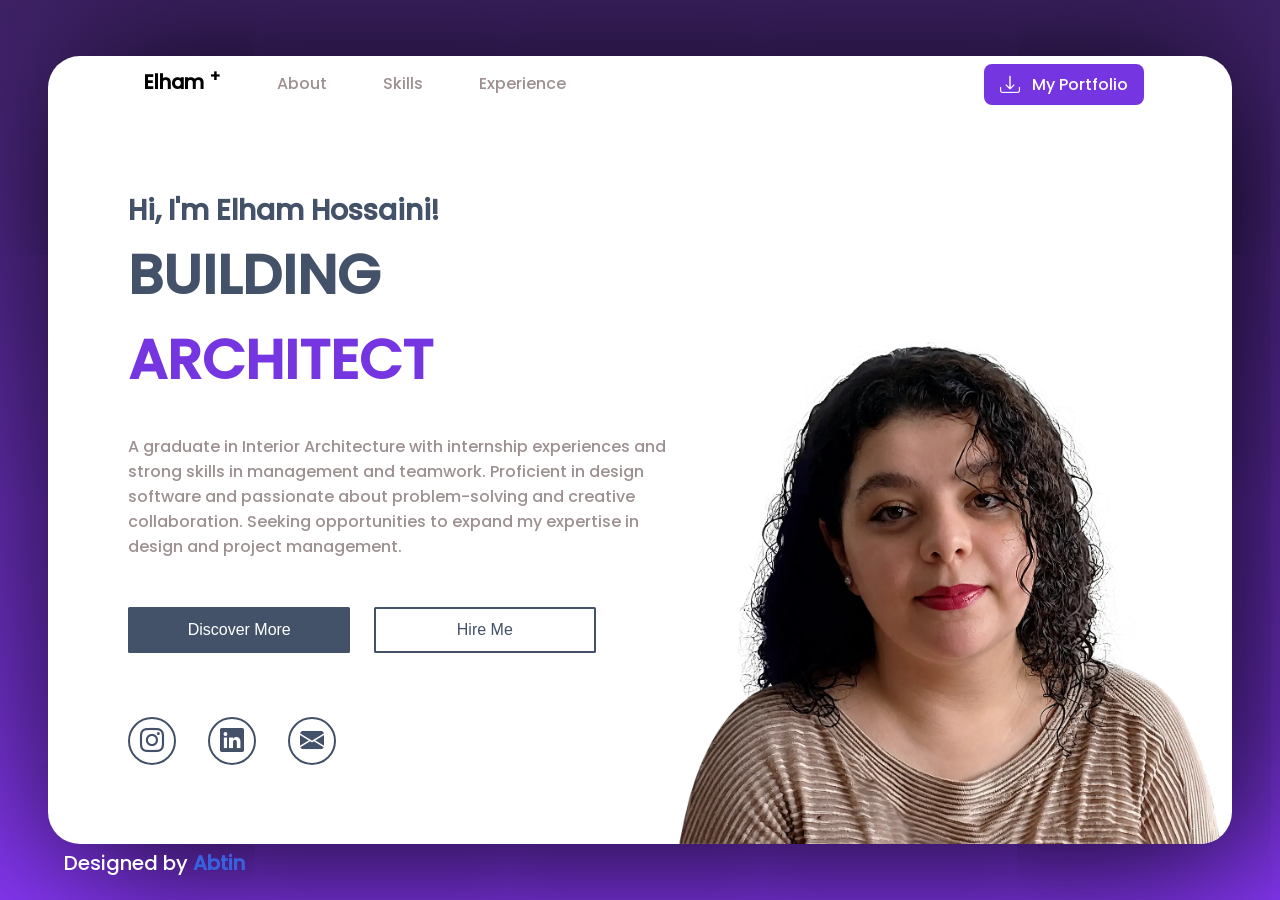
<file: index.html>
<!doctype html>
<html lang="en">
  <head>
    <meta charset="UTF-8" />
    <meta name="viewport" content="width=device-width, initial-scale=1.0" />
    <meta name="theme-color" content="#2C1D45" />
    <meta
      name="theme-color"
      media="(prefers-color-scheme: dark)"
      content="#2C1D45"
    />
    <link rel="stylesheet" href="./Style/style.css" />
    <link rel="stylesheet" href="./Fonts/icons/bootstrap-icons.css" />
    <!-- favicon -->
    <link
      rel="icon"
      type="image/png"
      href="./Img/favicon/favicon-32x32.png"
      sizes="32x32"
    />
    <link
      rel="icon"
      type="image/png"
      href="./Img/favicon/favicon-16x16.png"
      sizes="16x16"
    />
    <link rel="shortcut icon" href="./Img/favicon/favicon.ico" />
    <link
      rel="apple-touch-icon"
      sizes="180x180"
      href="./Img/favicon/apple-touch-icon.png"
    />
    <link rel="manifest" href="./Img/favicon/site.webmanifest" />

    <title>Elham hossaini</title>
  </head>

  <body class="body">
    <div class="container">
      <section class="card">
        <nav class="nav">
          <div id="toggle-btn" class="toggle-icon">
            <i class="bi-feature bi bi-list"></i>
          </div>
          <div id="curtain" class="curtain"></div>
          <ul id="toggle-menu" class="nav-li-container">
            <li class="nav-li">
              <span>Elham <sup>+</sup></span>
            </li>
            <li class="nav-li"><a href="./home.html#about">About</a></li>
            <li class="nav-li"><a href="./home.html#skills">Skills</a></li>
            <li class="nav-li">
              <a href="./home.html#experience">Experience</a>
            </li>
          </ul>
          <a class="nav-portfolio" href="./Portfolio/portfolio.pdf" download>
            <i class="bi-feature bi bi-download"></i>
            <div>My Portfolio</div>
          </a>
        </nav>
        <section class="section">
          <article class="article-text">
            <h2>Hi, I'm Elham Hossaini!</h2>
            <h1>BUILDING <span>ARCHITECT</span></h1>
            <p>
              A graduate in Interior Architecture with internship experiences
              and strong skills in management and teamwork. Proficient in design
              software and passionate about problem-solving and creative
              collaboration. Seeking opportunities to expand my expertise in
              design and project management.
            </p>
            <div class="button-container">
              <button id="btn-gray" class="btn-gray">
                <span>Discover More</span>
              </button>
              <button id="btn-white" class="btn-white">Hire Me</button>
            </div>
            <div class="social-media">
              <div>
                <a
                  href="https://www.instagram.com/Elhamhosseni__"
                  target="_blank"
                >
                  <i class="bi-feature bi bi-instagram"></i>
                </a>
              </div>
              <div>
                <a href="#"><i class="bi-feature bi-linkedin"></i></a>
              </div>
              <div>
                <a href="sms:+989032716820"
                  ><i class="bi-feature bi bi-envelope-fill"></i
                ></a>
              </div>
            </div>
          </article>
          <article class="article-img">
            <img src="./Img/El-final.webp" alt="my-photo" />
          </article>
        </section>
        <div class="ad">
          <a href="https://abtin-rz.github.io/Abtin/"> Designed by <span>Abtin</span> </a>
        </div>
      </section>
    </div>
    <script src="./Js/app.js"></script>
  </body>
</html>
</file>
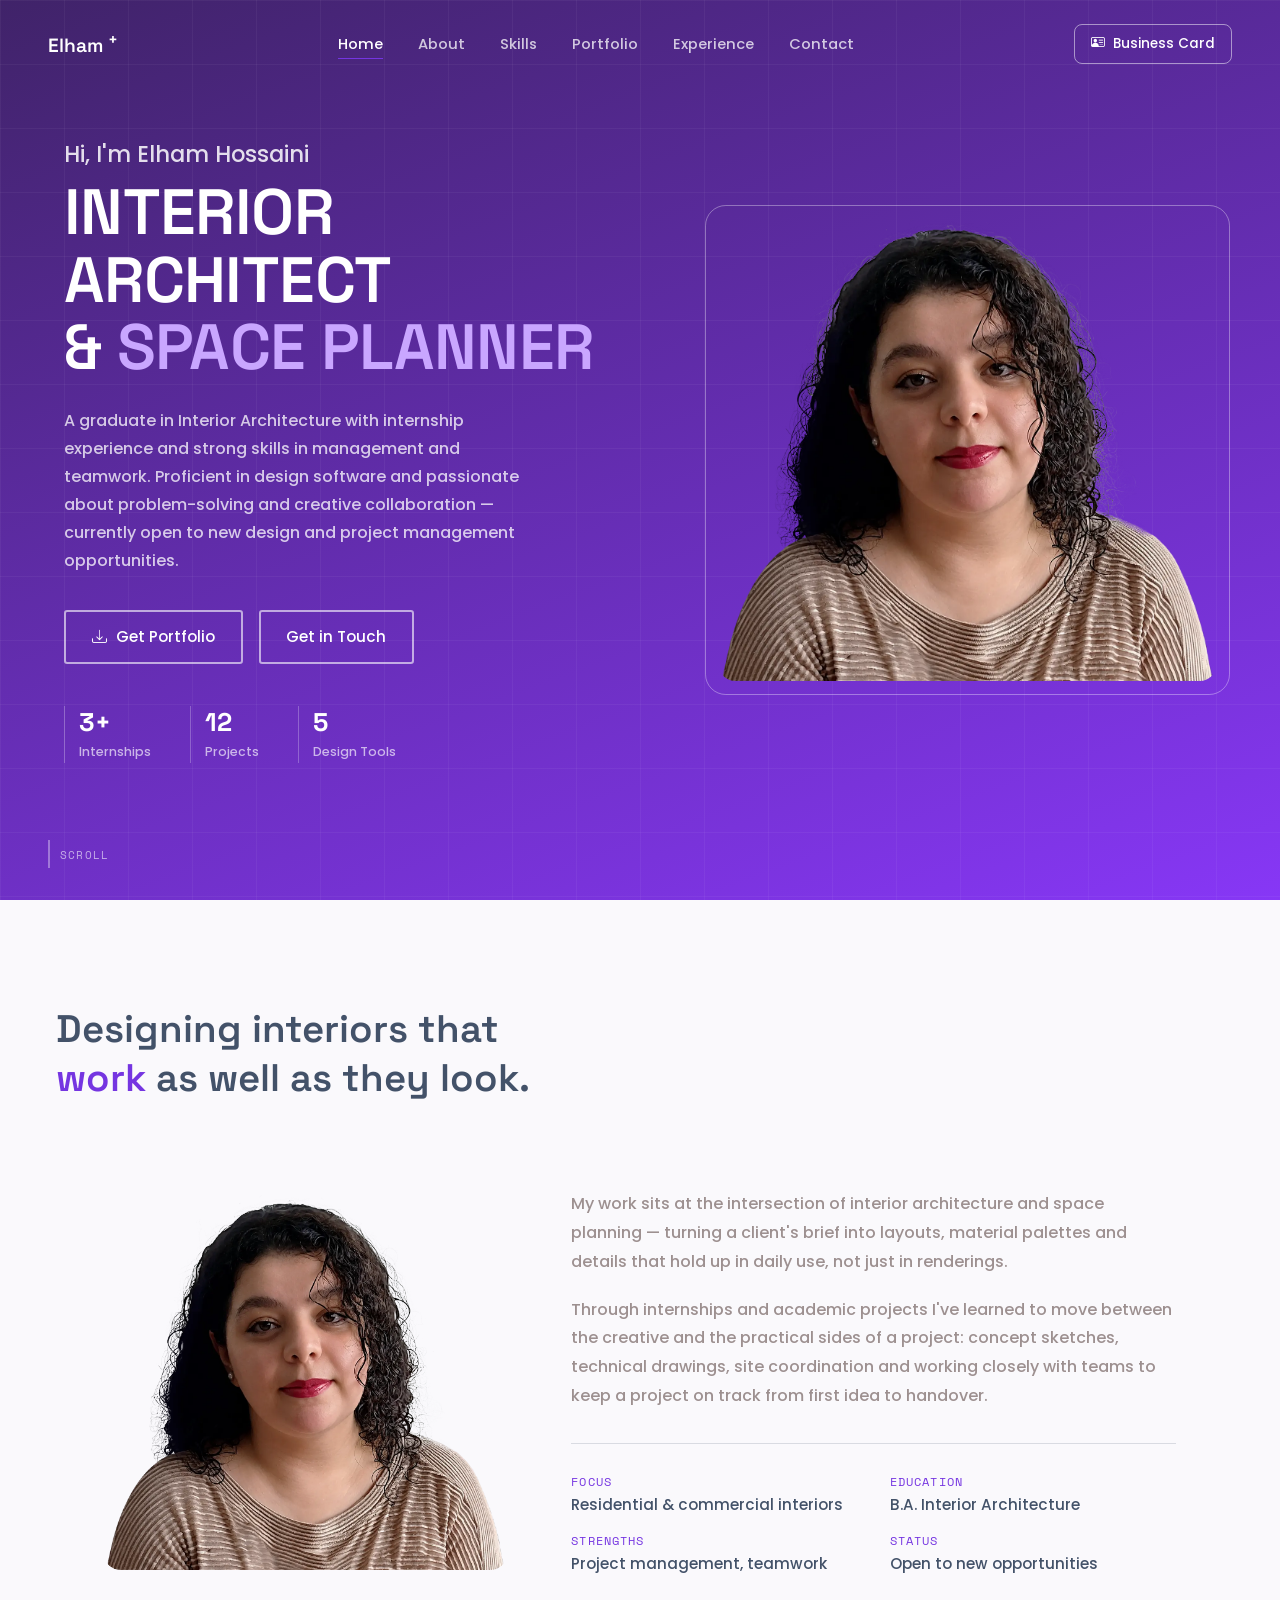
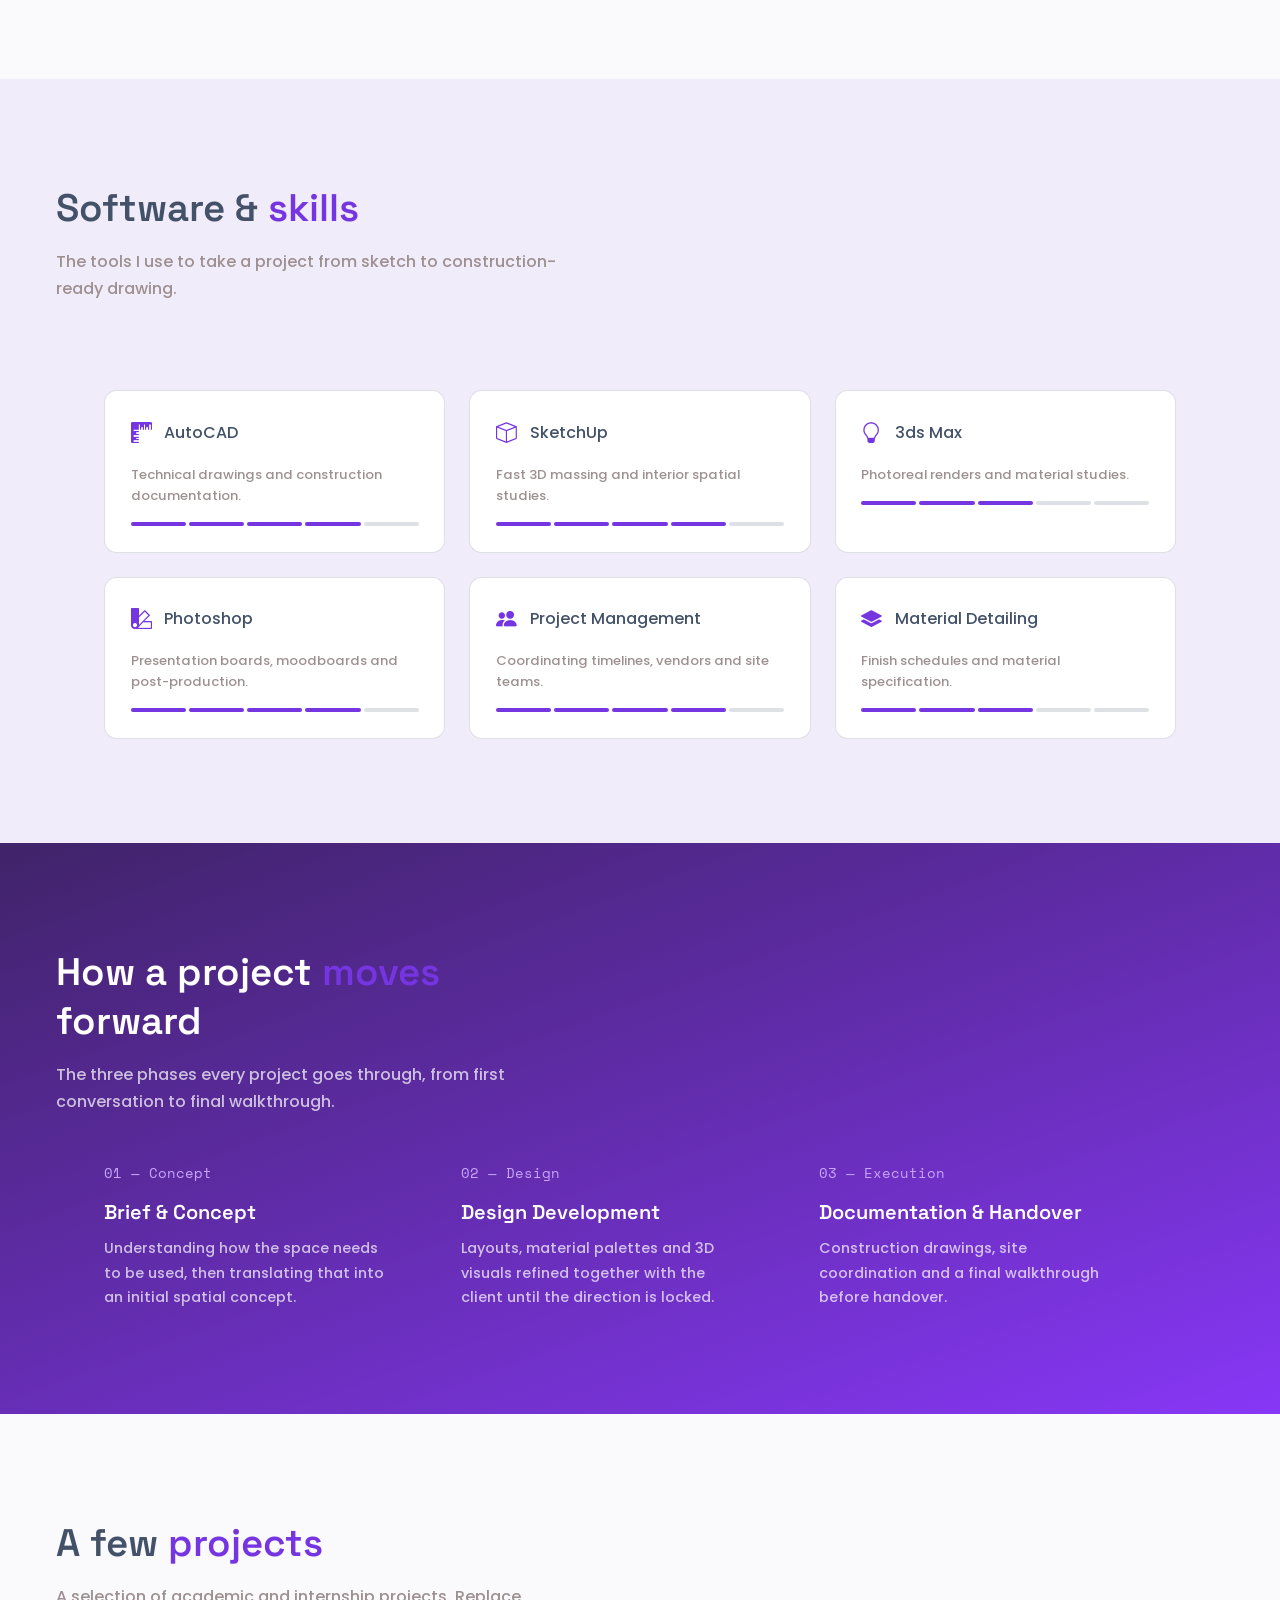
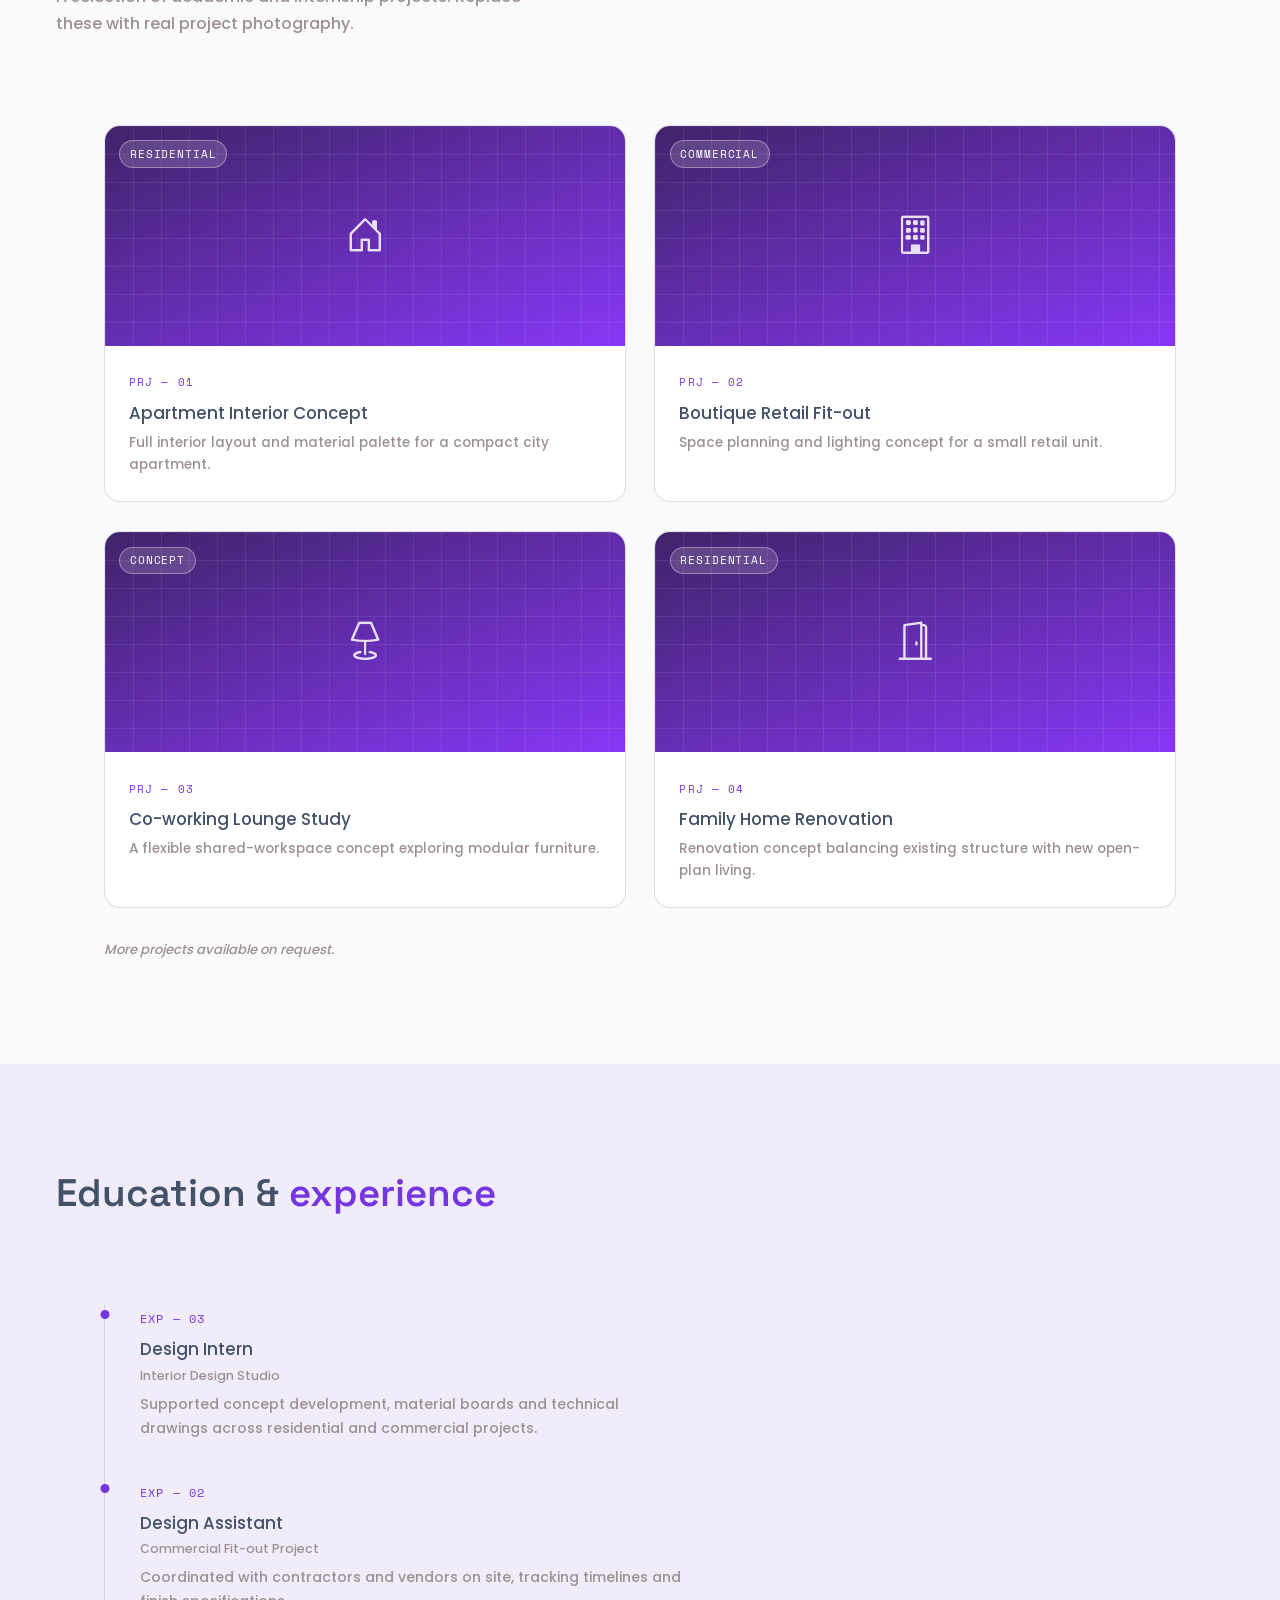
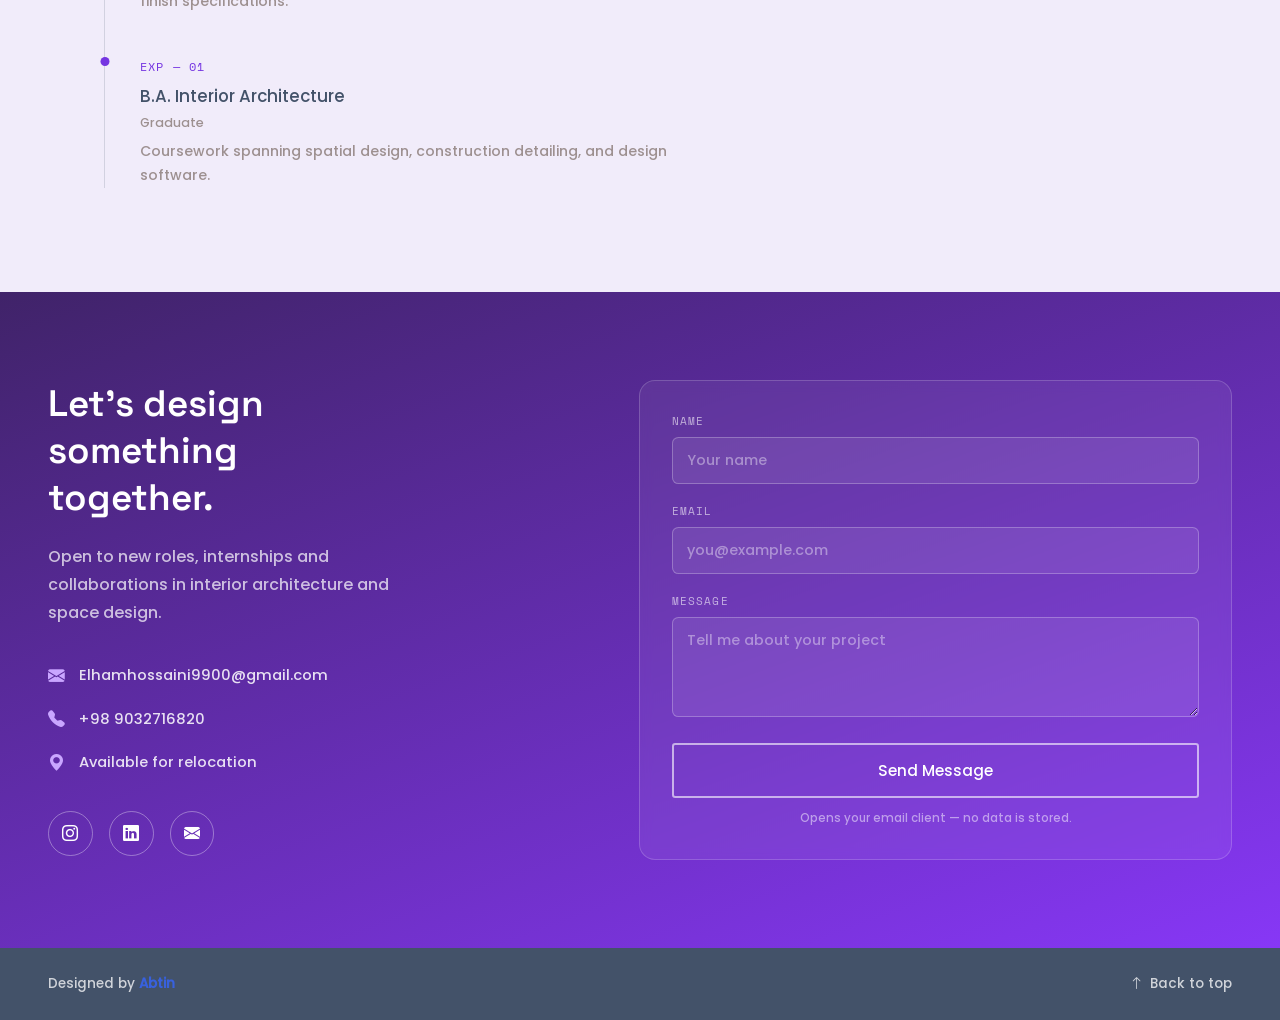
<file: home.html>
<!doctype html>
<html lang="en">
  <head>
    <meta charset="UTF-8" />
    <meta name="viewport" content="width=device-width, initial-scale=1.0" />
    <meta name="theme-color" content="#2C1D45" />
    <meta
      name="theme-color"
      media="(prefers-color-scheme: dark)"
      content="#2C1D45"
    />
    <link rel="stylesheet" href="./Style/home.css" />
    <link rel="stylesheet" href="./Fonts/icons/bootstrap-icons.css" />
    <link
      rel="icon"
      type="image/png"
      href="./Img/favicon/favicon-32x32.png"
      sizes="32x32"
    />
    <link
      rel="icon"
      type="image/png"
      href="./Img/favicon/favicon-16x16.png"
      sizes="16x16"
    />
    <link rel="shortcut icon" href="./Img/favicon/favicon.ico" />
    <link
      rel="apple-touch-icon"
      sizes="180x180"
      href="./Img/favicon/apple-touch-icon.png"
    />
    <link rel="manifest" href="./Img/favicon/site.webmanifest" />

    <title>Elham Hossaini — Interior Architect</title>
  </head>

  <body>
    <!-- ===== NAV ===== -->
    <nav class="site-nav" id="site-nav">
      <a class="brand" href="index.html">Elham <sup>+</sup></a>

      <div id="curtain" class="curtain"></div>

      <ul id="toggle-menu" class="nav-links">
        <li><a href="#home" class="nav-link">Home</a></li>
        <li><a href="#about" class="nav-link">About</a></li>
        <li><a href="#skills" class="nav-link">Skills</a></li>
        <li><a href="#portfolio" class="nav-link">Portfolio</a></li>
        <li><a href="#experience" class="nav-link">Experience</a></li>
        <li><a href="#contact" class="nav-link">Contact</a></li>
      </ul>

      <a class="nav-card-link" href="index.html">
        <i class="bi bi-person-vcard"></i>
        Business Card
      </a>

      <div id="toggle-btn" class="toggle-icon">
        <i class="bi bi-list"></i>
      </div>
    </nav>

    <!-- ===== HERO ===== -->
    <header class="hero" id="home">
      <div class="wrap">
        <div class="hero-text">
          <h2>Hi, I'm Elham Hossaini</h2>
          <h1>INTERIOR ARCHITECT<br />&amp; <span>SPACE PLANNER</span></h1>
          <p>
            A graduate in Interior Architecture with internship experience and
            strong skills in management and teamwork. Proficient in design
            software and passionate about problem-solving and creative
            collaboration — currently open to new design and project management
            opportunities.
          </p>
          <div class="hero-actions">
            <a href="./Portfolio/portfolio.pdf"download class="btn btn-ghost-light">
              <i class="bi-feature bi bi-download"></i> Get Portfolio 
            </a>
            <a href="#contact" class="btn btn-ghost-light">Get in Touch</a>
          </div>
          <div class="hero-stats">
            <div>
              <strong>3+</strong>
              <span>Internships</span>
            </div>
            <div>
              <strong>12</strong>
              <span>Projects</span>
            </div>
            <div>
              <strong>5</strong>
              <span>Design Tools</span>
            </div>
          </div>
        </div>
        <div class="hero-img">
          <div class="frame">
            <img src="./Img/El-final.webp" alt="Elham Hossaini portrait" />
          </div>
        </div>
      </div>
      <div class="scroll-cue">
        <div class="line"></div>
        SCROLL
      </div>
    </header>

    <!-- ===== ABOUT ===== -->
    <section class="about card" id="about">
      <div class="section-head wrap reveal">
        <h3>
          Designing interiors that <span>work</span> as well as they look.
        </h3>
      </div>
      <div class="wrap reveal">
        <div class="about-img">
          <div class="photo-frame blueprint-frame">
            <img src="./Img/El-final.webp" alt="Elham Hossaini at work" />
          </div>
        </div>
        <div class="about-body">
          <p>
            My work sits at the intersection of interior architecture and space
            planning — turning a client's brief into layouts, material palettes
            and details that hold up in daily use, not just in renderings.
          </p>
          <p>
            Through internships and academic projects I've learned to move
            between the creative and the practical sides of a project: concept
            sketches, technical drawings, site coordination and working closely
            with teams to keep a project on track from first idea to handover.
          </p>
          <div class="fact-grid">
            <div>
              <span>Focus</span>
              <strong>Residential &amp; commercial interiors</strong>
            </div>
            <div>
              <span>Education</span>
              <strong>B.A. Interior Architecture</strong>
            </div>
            <div>
              <span>Strengths</span>
              <strong>Project management, teamwork</strong>
            </div>
            <div>
              <span>Status</span>
              <strong>Open to new opportunities</strong>
            </div>
          </div>
        </div>
      </div>
    </section>

    <!-- ===== SKILLS ===== -->
    <section class="skills card" id="skills">
      <div class="section-head wrap reveal">
        <h3>Software &amp; <span>skills</span></h3>
        <p>
          The tools I use to take a project from sketch to construction-ready
          drawing.
        </p>
      </div>
      <div class="wrap reveal">
        <div class="tool-grid">
          <div class="tool-card">
            <div class="top">
              <i class="bi bi-rulers"></i>
              <h4>AutoCAD</h4>
            </div>
            <p>Technical drawings and construction documentation.</p>
            <div class="tick-scale">
              <i class="on"></i><i class="on"></i><i class="on"></i
              ><i class="on"></i><i></i>
            </div>
          </div>
          <div class="tool-card">
            <div class="top">
              <i class="bi bi-box"></i>
              <h4>SketchUp</h4>
            </div>
            <p>Fast 3D massing and interior spatial studies.</p>
            <div class="tick-scale">
              <i class="on"></i><i class="on"></i><i class="on"></i
              ><i class="on"></i><i></i>
            </div>
          </div>
          <div class="tool-card">
            <div class="top">
              <i class="bi bi-lightbulb"></i>
              <h4>3ds Max</h4>
            </div>
            <p>Photoreal renders and material studies.</p>
            <div class="tick-scale">
              <i class="on"></i><i class="on"></i><i class="on"></i><i></i
              ><i></i>
            </div>
          </div>
          <div class="tool-card">
            <div class="top">
              <i class="bi bi-palette2"></i>
              <h4>Photoshop</h4>
            </div>
            <p>Presentation boards, moodboards and post-production.</p>
            <div class="tick-scale">
              <i class="on"></i><i class="on"></i><i class="on"></i
              ><i class="on"></i><i></i>
            </div>
          </div>
          <div class="tool-card">
            <div class="top">
              <i class="bi bi-people-fill"></i>
              <h4>Project Management</h4>
            </div>
            <p>Coordinating timelines, vendors and site teams.</p>
            <div class="tick-scale">
              <i class="on"></i><i class="on"></i><i class="on"></i
              ><i class="on"></i><i></i>
            </div>
          </div>
          <div class="tool-card">
            <div class="top">
              <i class="bi bi-layers-fill"></i>
              <h4>Material Detailing</h4>
            </div>
            <p>Finish schedules and material specification.</p>
            <div class="tick-scale">
              <i class="on"></i><i class="on"></i><i class="on"></i><i></i
              ><i></i>
            </div>
          </div>
        </div>
      </div>
    </section>

    <!-- ===== PROCESS ===== -->
    <section class="process card" id="process">
      <div class="section-head wrap reveal">
        <h3>How a project <span>moves</span> forward</h3>
        <p>
          The three phases every project goes through, from first conversation
          to final walkthrough.
        </p>
      </div>
      <div class="wrap reveal">
        <div class="process-steps">
          <div class="process-step">
            <span class="num">01 — Concept</span>
            <h4>Brief &amp; Concept</h4>
            <p>
              Understanding how the space needs to be used, then translating
              that into an initial spatial concept.
            </p>
          </div>
          <div class="process-step">
            <span class="num">02 — Design</span>
            <h4>Design Development</h4>
            <p>
              Layouts, material palettes and 3D visuals refined together with
              the client until the direction is locked.
            </p>
          </div>
          <div class="process-step">
            <span class="num">03 — Execution</span>
            <h4>Documentation &amp; Handover</h4>
            <p>
              Construction drawings, site coordination and a final walkthrough
              before handover.
            </p>
          </div>
        </div>
      </div>
    </section>

    <!-- ===== PORTFOLIO ===== -->
    <section class="portfolio card" id="portfolio">
      <div class="section-head wrap reveal">
        <h3>A few <span>projects</span></h3>
        <p>
          A selection of academic and internship projects. Replace these with
          real project photography.
        </p>
      </div>
      <div class="wrap reveal">
        <div class="project-grid">
          <article class="project-card blueprint-frame">
            <div class="project-thumb">
              <span class="project-tag">Residential</span>
              <i class="bi bi-house-door"></i>
            </div>
            <div class="project-body">
              <span class="num">PRJ — 01</span>
              <h4>Apartment Interior Concept</h4>
              <p>
                Full interior layout and material palette for a compact city
                apartment.
              </p>
            </div>
          </article>
          <article class="project-card blueprint-frame">
            <div class="project-thumb">
              <span class="project-tag">Commercial</span>
              <i class="bi bi-building"></i>
            </div>
            <div class="project-body">
              <span class="num">PRJ — 02</span>
              <h4>Boutique Retail Fit-out</h4>
              <p>
                Space planning and lighting concept for a small retail unit.
              </p>
            </div>
          </article>
          <article class="project-card blueprint-frame">
            <div class="project-thumb">
              <span class="project-tag">Concept</span>
              <i class="bi bi-lamp"></i>
            </div>
            <div class="project-body">
              <span class="num">PRJ — 03</span>
              <h4>Co-working Lounge Study</h4>
              <p>
                A flexible shared-workspace concept exploring modular furniture.
              </p>
            </div>
          </article>
          <article class="project-card blueprint-frame">
            <div class="project-thumb">
              <span class="project-tag">Residential</span>
              <i class="bi bi-door-open"></i>
            </div>
            <div class="project-body">
              <span class="num">PRJ — 04</span>
              <h4>Family Home Renovation</h4>
              <p>
                Renovation concept balancing existing structure with new
                open-plan living.
              </p>
            </div>
          </article>
        </div>
        <p class="portfolio-note">More projects available on request.</p>
      </div>
    </section>

    <!-- ===== EXPERIENCE ===== -->
    <section class="experience card" id="experience">
      <div class="section-head wrap reveal">
        <h3>Education &amp; <span>experience</span></h3>
      </div>
      <div class="wrap reveal">
        <div class="timeline">
          <div class="timeline-item">
            <span class="num">EXP — 03</span>
            <h4>Design Intern</h4>
            <span class="meta">Interior Design Studio</span>
            <p>
              Supported concept development, material boards and technical
              drawings across residential and commercial projects.
            </p>
          </div>
          <div class="timeline-item">
            <span class="num">EXP — 02</span>
            <h4>Design Assistant</h4>
            <span class="meta">Commercial Fit-out Project</span>
            <p>
              Coordinated with contractors and vendors on site, tracking
              timelines and finish specifications.
            </p>
          </div>
          <div class="timeline-item">
            <span class="num">EXP — 01</span>
            <h4>B.A. Interior Architecture</h4>
            <span class="meta">Graduate</span>
            <p>
              Coursework spanning spatial design, construction detailing, and
              design software.
            </p>
          </div>
        </div>
      </div>
    </section>

    <!-- ===== CONTACT ===== -->
    <section class="contact" id="contact">
      <div class="wrap">
        <div class="contact-info">
          <h3>Let's design something together.</h3>
          <p>
            Open to new roles, internships and collaborations in interior
            architecture and space design.
          </p>
          <ul class="contact-list">
            <li>
              <i class="bi bi-envelope-fill"></i>
              <a
                href="mailto:Elhamhossaini9900@gmail.com?subject=I have a consultation request."
                >Elhamhossaini9900@gmail.com</a
              >
            </li>
            <li>
              <i class="bi bi-telephone-fill"></i>
              <a href="tel:+989032716820">+98 9032716820</a>
            </li>
            <li><i class="bi bi-geo-alt-fill"></i> Available for relocation</li>
          </ul>
          <div class="contact-social">
            <a href="https://www.instagram.com/Elhamhosseni__" target="_blank"
              ><i class="bi bi-instagram"></i
            ></a>
            <a href="#"><i class="bi bi-linkedin"></i></a>
            <a href="sms:+989032716820"><i class="bi bi-envelope-fill"></i></a>
          </div>
        </div>
        <form class="contact-form" id="contact-form">
          <div class="field">
            <label for="name">Name</label>
            <input type="text" id="name" placeholder="Your name" required />
          </div>
          <div class="field">
            <label for="email">Email</label>
            <input
              type="email"
              id="email"
              placeholder="you@example.com"
              required
            />
          </div>
          <div class="field">
            <label for="message">Message</label>
            <textarea
              id="message"
              placeholder="Tell me about your project"
            ></textarea>
          </div>
          <button type="submit" class="btn btn-ghost-light">
            Send Message
          </button>
          <p class="form-note">Opens your email client — no data is stored.</p>
        </form>
      </div>
    </section>

    <!-- ===== FOOTER ===== -->
    <footer>
      <div class="wrap">
        <a href="https://abtin-rz.github.io/Abtin/"> Designed by <span>Abtin</span> </a>
        <a href="#home" class="to-top"
          ><i class="bi bi-arrow-up"></i> Back to top</a
        >
      </div>
    </footer>

    <script src="./Js/home.js"></script>
  </body>
</html>
</file>
<file: Style/style.css>
@font-face {
  font-family: "poppins";
  src:
    url("../Fonts/pop/Poppins-Medium.ttf") format("TrueType");
}

* {
  margin: 0;
  padding: 0;
  box-sizing: border-box;
  text-decoration: none;
  list-style: none;
}

:root {
  --main-color: #7535e1;
  --bg-1: #402369;
  --bg-2: #8737f6;
  --white: #fff;
  --dark-gray: #435269;
  --light-gray: #9d9090;
  --ad: #3861dd;
}

button {
  border: 2px solid var(--dark-gray);
  padding: 0.75rem 0.5rem;
  background: none;
  border-radius: 0.1rem;
  cursor: pointer;
}

a {
  cursor: pointer;
}

.body {
  height: 100dvh;
  padding: 3.5rem 3rem;
  background: linear-gradient(var(--bg-1), var(--bg-2));
  font-family: "poppins", sans-serif;

  display: flex;
  align-items: center;
  justify-content: center;
}

body::selection {
  background: var(--main-color);
  color: var(--white);
}

/* navbar */

.card {
  height: 100%;
  width: 100%;
  background: var(--white);
  border-radius: 2rem;
  box-shadow: 1rem 0.75rem 10rem;
  padding: 0.5rem 0.5rem 0 5rem;
  display: flex;
  flex-direction: column;
  justify-content: space-between;
  overflow: hidden;
}

.container {
  position: relative;
  width: 100%;
  height: 100%;
  border-radius: 2rem;
}

.nav {
  display: flex;
  justify-content: space-between;
  align-items: flex-start;
}

.toggle-icon {
  display: none;
}

.toggle-icon>i {
  font-size: 1.7rem;
}

.curtain {
  display: none;
}

.nav-li-container {
  gap: 1.5rem;

  display: flex;
}

.nav-li {
  padding: 0rem 1rem;

  display: flex;
  align-items: end;
}

.nav-li>a {
  margin-bottom: 0.1rem;
  color: var(--light-gray);
}

.nav-li>span {
  font-size: larger;
  font-weight: bolder;
}

.nav-portfolio {
  background: var(--main-color);
  border-radius: 0.5rem;
  margin-right: 5rem;
  display: flex;
  align-items: center;
}

.nav-portfolio>i {
  color: var(--white);
  font-size: 1.25rem;
  padding-left: 1rem;
}

.nav-portfolio>div {
  color: var(--white);
  padding: 0.5rem 1rem 0.5rem 0.75rem;
}

/* body text */

.section {
  display: flex;
  height: 100%;
  /* border: solid; */
  max-height: 94%;
  flex: 1;
}

.article-text {
  margin: auto 0rem;
  flex: 1;
  max-width: 55%;
}

.article-text>h2 {
  color: var(--dark-gray);
  font-size: 1.75rem;
}

.article-text>h1 {
  color: var(--dark-gray);
  font-size: 3.5rem;
}

.article-text>h1>span {
  color: var(--main-color);
}

.article-text>p {
  color: var(--light-gray);
  margin: 2rem 0 3rem 0;
}

/* body img */

.article-img {
  flex: 1;
  border-radius: 1.2rem 0;
  max-height: 100%;
  display: flex;
  align-items: flex-end;
  justify-content: center;
  overflow: hidden;
}

.article-img>img {
  max-height: 100%;
  max-width: 100%;
  overflow: hidden;
}

/* Button */

.button-container {
  display: flex;
  gap: 1.45rem;
  margin-right: 5rem;
}

.btn-gray {
  background: var(--dark-gray);
  color: var(--white);
  transition: 0.5s;
  flex: 1;
  font-size: 1rem;
}

.btn-white {
  flex: 1;
  font-size: 1rem;
  color: var(--dark-gray);
}

.btn-gray:hover {
  background: var(--white);
  color: var(--dark-gray);
  transition: 0.5s;
}

/* social media */

.social-media {
  display: flex;
  gap: 2rem;
  margin-top: 4rem;
}

.social-media>div {
  border: 2px solid var(--dark-gray);
  border-radius: 50%;
  height: 3rem;
  width: 3rem;

  display: flex;
  align-items: center;
  justify-content: center;
}

.social-media>div>a {
  color: var(--dark-gray);
  font-size: 1.5rem;
}

/* ad */

.ad {
  position: absolute;
  bottom: -2.1rem;
  left: 1rem;
}

.ad>a {
  color: var(--white);
  font-size: 1.25rem;
}

.ad>a>span {
  color: var(--ad);
  font-weight: bold;
}

/* media */

@media print {
  * {
    display: none;
  }
}

@media screen and (max-width: 1200px) {
  .article-text>h2 {
    font-size: 1rem;
  }

  .article-text>h1 {
    font-size: 2.5rem;
  }

  .article-text>p {
    font-size: 0.75rem;
  }

  .social-media>div {
    height: 2.5rem;
    width: 2.5rem;
  }

  .social-media>div>a {
    font-size: 1.25rem;
  }
}

@media screen and (max-width: 992px) {
  .body {
    padding: 1rem;
  }

  .card {
    border-radius: 1.5rem;
    padding: 0.5rem 1rem;
    padding-bottom: 0;
    text-align: center;
  }

  .toggle-icon {
    display: unset;
    z-index: 100;
  }

  .nav-li-container {
    position: fixed;
    top: -50rem;
    inset-inline-start: 0;
    inset-inline-end: 0;
    margin-inline: auto;
    flex-direction: column;
    border: 2px solid var(--light-gray);
    background: var(--white);
    border-radius: 1rem;
    box-shadow: 0 4px 10px rgba(0, 0, 0, 0.5);
    width: 80%;
    align-items: center;
    padding: 1.5rem 0;
    gap: 1.25rem;
    transition: 0.2s;
    transition-timing-function: ease-in;
    z-index: 101;
  }

  .show-menu {
    top: 4.5rem;
  }

  .curtain {
    display: none;
    position: fixed;
    top: 0rem;
    left: 0;
    height: 100dvh;
    width: 100dvw;
    background: rgba(0, 0, 0, 0.15);
    z-index: 99;
  }

  .show-curtain {
    display: block;
  }

  .nav-portfolio {
    margin-right: 0rem;
    padding: 0 0.3rem;
  }

  .nav-portfolio>a {
    font-size: 0.75rem;
  }

  .section {
    flex-direction: column;
  }

  .article-text {
    max-width: unset;
    margin-top: 1.25rem;
  }

  .article-text>h2 {
    font-size: 1rem;
  }

  .article-text>h1 {
    font-size: 1.5rem;
  }

  .article-text>p {
    font-size: 0.75rem;
    margin: 2rem 0 2rem 0;
  }

  .article-img {
    border-radius: 0;
  }

  .social-media>div {
    border: 1px solid var(--dark-gray);
    height: 2rem;
    width: 2rem;
  }

  .social-media>div>a {
    font-size: 0.9rem;
  }

  button {
    padding: 0.45rem;
  }

  .button-container {
    margin: 0 1rem;
  }

  .btn-gray > span {
    font-size: 0.85rem;
    /* animation: crazyFontSize 1.5s infinite; */
  }

  .btn-white {
    font-size: 0.75rem;
  }

  .social-media {
    justify-content: center;
    margin-top: 2rem;
  }

  .ad {
    display: none;
  }
}

@media screen and (max-height: 550px) {
  .body {
    height: 800px
  }
}
</file>
<file: Style/home.css>
@import url("https://fonts.googleapis.com/css2?family=Space+Grotesk:wght@500;600;700&family=Space+Mono:wght@400;700&display=swap");

@font-face {
  font-family: "poppins";
  src: url("../Fonts/pop/Poppins-Medium.ttf") format("TrueType");
}

* {
  margin: 0;
  padding: 0;
  box-sizing: border-box;
  text-decoration: none;
  list-style: none;
}

:root {
  --main-color: #7535e1;
  --bg-1: #402369;
  --bg-2: #8737f6;
  --white: #fff;
  --paper: #faf9fc;
  --paper-2: #f1ecfa;
  --dark-gray: #435269;
  --light-gray: #9d9090;
  --line: rgba(67, 82, 105, 0.18);
  --line-strong: rgba(117, 53, 225, 0.45);
  --ad: #3861dd;

  --font-body: "poppins", sans-serif;
  --font-display: "Space Grotesk", sans-serif;
  --font-mono: "Space Mono", monospace;
}

html {
  scroll-behavior: smooth;
}

body {
  font-family: var(--font-body);
  color: var(--dark-gray);
  background: var(--paper);
  overflow-x: hidden;
}

body::selection {
  background: var(--main-color);
  color: var(--white);
}

a {
  cursor: pointer;
  color: inherit;
}

img {
  display: block;
  max-width: 100%;
}

.wrap {
  /* max-width: 1480px; */
  margin: 0 auto;
  padding: 0 3rem;
}

.card {
  padding: 1rem 3.5rem;
}
/* ---------- shared "sheet" / blueprint devices ---------- */

.eyebrow {
  display: inline-flex;
  align-items: center;
  gap: 0.6rem;
  font-family: var(--font-mono);
  font-size: 0.78rem;
  letter-spacing: 0.14em;
  text-transform: uppercase;
  color: var(--main-color);
  margin-bottom: 1rem;
}

.eyebrow::before {
  content: "";
  width: 1.6rem;
  height: 1px;
  background: var(--main-color);
  display: inline-block;
}

.dim-divider {
  position: relative;
  display: flex;
  align-items: center;
  gap: 1rem;
  margin: 0 auto;
  max-width: 1180px;
  padding: 0 3rem;
}

.dim-divider::before,
.dim-divider::after {
  content: "";
  flex: 1;
  height: 1px;
  background: var(--line);
  position: relative;
}

.dim-divider span {
  font-family: var(--font-mono);
  font-size: 0.7rem;
  letter-spacing: 0.12em;
  color: var(--light-gray);
  white-space: nowrap;
}

.dim-divider .tick {
  width: 1px;
  height: 10px;
  background: var(--line);
}

/* corner registration brackets, used on cards / frames */
.blueprint-frame {
  position: relative;
}

.blueprint-frame::before,
.blueprint-frame::after {
  content: "";
  position: absolute;
  width: 16px;
  height: 16px;
  border: 1.5px solid var(--main-color);
  opacity: 0;
  transition:
    opacity 0.25s ease,
    width 0.25s ease,
    height 0.25s ease;
}

.blueprint-frame::before {
  top: -1px;
  left: -1px;
  border-right: none;
  border-bottom: none;
}

.blueprint-frame::after {
  bottom: -1px;
  right: -1px;
  border-left: none;
  border-top: none;
}

.blueprint-frame:hover::before,
.blueprint-frame:hover::after {
  opacity: 1;
  width: 22px;
  height: 22px;
}

.section-head {
  padding: 5.5rem 0 3rem;
  text-align: left;
}

.section-head h3 {
  font-family: var(--font-display);
  font-size: 2.4rem;
  font-weight: 600;
  color: var(--dark-gray);
  max-width: 32rem;
}

.section-head h3 span {
  color: var(--main-color);
}

.section-head p {
  color: var(--light-gray);
  max-width: 32rem;
  margin-top: 1rem;
  line-height: 1.7;
}

/* ---------- buttons ---------- */

.btn {
  font-family: var(--font-body);
  font-size: 0.95rem;
  padding: 0.85rem 1.6rem;
  border-radius: 0.2rem;
  border: 2px solid var(--dark-gray);
  background: none;
  cursor: pointer;
  display: inline-flex;
  align-items: center;
  gap: 0.6rem;
  transition: 0.3s ease;
}

.btn-solid {
  background: var(--dark-gray);
  color: var(--white);
}

.btn-solid:hover {
  background: var(--main-color);
  border-color: var(--main-color);
}

.btn-ghost-light {
  border-color: rgba(255, 255, 255, 0.6);
  color: var(--white);
}

.btn-ghost-light:hover {
  border-color: var(--white);
  background: rgba(255, 255, 255, 0.08);
}

.btn-ghost-dark {
  border-color: var(--line-strong);
  color: var(--dark-gray);
}

.btn-ghost-dark:hover {
  border-color: var(--main-color);
  color: var(--main-color);
}

/* ================= NAV ================= */

.site-nav {
  position: fixed;
  top: 0;
  left: 0;
  right: 0;
  z-index: 200;
  display: flex;
  align-items: center;
  justify-content: space-between;
  padding: 1.5rem 3rem;
  transition: 0.35s ease;
}

.site-nav.nav-scrolled {
  padding: 1rem 3rem;
  background: rgba(250, 249, 252, 0.85);
  backdrop-filter: blur(10px);
  box-shadow: 0 1px 0 var(--line);
}

.brand {
  font-family: var(--font-display);
  font-weight: 600;
  font-size: 1.2rem;
  color: var(--white);
  transition: color 0.35s ease;
}

.nav-scrolled .brand {
  color: var(--dark-gray);
}

.nav-links {
  display: flex;
  align-items: center;
  gap: 2.2rem;
}

.nav-links a {
  font-size: 0.92rem;
  color: rgba(255, 255, 255, 0.75);
  position: relative;
  padding-bottom: 0.2rem;
  transition: color 0.35s ease;
}

.nav-scrolled .nav-links a {
  color: var(--light-gray);
}

.nav-links a::after {
  content: "";
  position: absolute;
  left: 0;
  bottom: -2px;
  width: 0;
  height: 1.5px;
  background: var(--main-color);
  transition: width 0.25s ease;
}

.nav-links a:hover,
.nav-links a.active {
  color: var(--white);
}

.nav-scrolled .nav-links a:hover,
.nav-scrolled .nav-links a.active {
  color: var(--dark-gray);
}

.nav-links a:hover::after,
.nav-links a.active::after {
  width: 100%;
}

.nav-card-link {
  border-radius: 0.5rem;
  padding: 0.55rem 1rem;
  font-size: 0.85rem;
  display: inline-flex;
  align-items: center;
  gap: 0.5rem;
  border: 1.5px solid rgba(255, 255, 255, 0.5);
  color: var(--white);
  transition: 0.35s ease;
}

.nav-scrolled .nav-card-link {
  border-color: var(--line-strong);
  color: var(--dark-gray);
}

.nav-card-link:hover {
  background: var(--main-color);
  border-color: var(--main-color);
  color: var(--white);
}

.toggle-icon {
  display: none;
  color: var(--white);
}

.nav-scrolled .toggle-icon {
  color: var(--dark-gray);
}

.toggle-icon > i {
  font-size: 1.6rem;
}

.curtain {
  display: none;
}

/* ================= HERO ================= */

.hero {
  min-height: 100dvh;
  background: linear-gradient(160deg, var(--bg-1), var(--bg-2));
  display: flex;
  align-items: center;
  position: relative;
  overflow: hidden;
  padding-top: 6rem;
  padding: 1rem;
}

.hero::after {
  content: "";
  position: absolute;
  inset: 0;
  background-image:
    linear-gradient(rgba(255, 255, 255, 0.045) 1px, transparent 1px),
    linear-gradient(90deg, rgba(255, 255, 255, 0.045) 1px, transparent 1px);
  background-size: 64px 64px;
  pointer-events: none;
}

.hero .wrap {
  display: flex;
  align-items: center;
  gap: 3rem;
  position: relative;
  z-index: 1;
}

.hero-text {
  flex: 1.1;
}

.hero-text .eyebrow {
  color: rgba(255, 255, 255, 0.85);
}

.hero-text .eyebrow::before {
  background: rgba(255, 255, 255, 0.85);
}

.hero-text h2 {
  color: rgba(255, 255, 255, 0.85);
  font-size: 1.4rem;
  font-weight: 400;
  margin-bottom: 0.5rem;
}

.hero-text h1 {
  font-family: var(--font-display);
  color: var(--white);
  font-size: 4rem;
  line-height: 1.05;
  font-weight: 600;
  letter-spacing: -0.01em;
}

.hero-text h1 span {
  color: #c9a6ff;
}

.hero-text p {
  color: rgba(255, 255, 255, 0.75);
  max-width: 30rem;
  line-height: 1.75;
  margin: 1.6rem 0 2.2rem;
}

.hero-actions {
  display: flex;
  gap: 1rem;
  margin-bottom: 2.6rem;
  flex-wrap: wrap;
}

.hero-stats {
  display: flex;
  gap: 2.4rem;
}

.hero-stats div {
  border-left: 1px solid rgba(255, 255, 255, 0.25);
  padding-left: 0.9rem;
}

.hero-stats strong {
  display: block;
  font-family: var(--font-display);
  font-size: 1.6rem;
  color: var(--white);
}

.hero-stats span {
  font-size: 0.78rem;
  color: rgba(255, 255, 255, 0.65);
}

.hero-img {
  flex: 0.9;
  position: relative;
  display: flex;
  justify-content: center;
}

.hero-img .frame {
  position: relative;
  width: 100%;
  max-width: 680px;
}

.hero-img img {
  width: 100%;
  border-radius: 1rem;
  position: relative;
  z-index: 1;
}

.hero-img .frame::before {
  content: "";
  position: absolute;
  inset: -14px;
  border: 1.5px solid rgba(255, 255, 255, 0.35);
  border-radius: 1.3rem;
  z-index: 0;
}

.scroll-cue {
  position: absolute;
  bottom: 2rem;
  left: 3rem;
  display: flex;
  align-items: center;
  gap: 0.6rem;
  color: rgba(255, 255, 255, 0.6);
  font-family: var(--font-mono);
  font-size: 0.7rem;
  letter-spacing: 0.12em;
  z-index: 1;
}

.scroll-cue .line {
  width: 2px;
  height: 28px;
  background: rgba(255, 255, 255, 0.35);
  position: relative;
  overflow: hidden;
}

.scroll-cue .line::after {
  content: "";
  position: absolute;
  top: -100%;
  left: 0;
  width: 100%;
  height: 100%;
  background: var(--white);
  animation: scrollcue 1.8s infinite ease-in-out;
}

@keyframes scrollcue {
  0% {
    top: -100%;
  }
  60% {
    top: 100%;
  }
  100% {
    top: 100%;
  }
}

/* ================= ABOUT ================= */

.about .wrap {
  display: flex;
  gap: 4rem;
  align-items: center;
  padding-bottom: 5.5rem;
}

.about-img {
  flex: 0.8;
  position: relative;
}

.about-img .photo-frame {
  position: relative;
  border-radius: 1rem;
  overflow: hidden;
  max-width: 500px;
}

.about-img img {
  width: 100%;
  border-radius: 1rem;
}

.about-body {
  flex: 1.2;
}

.about-body p {
  color: var(--light-gray);
  line-height: 1.8;
  margin-bottom: 1.2rem;
}

.fact-grid {
  display: grid;
  grid-template-columns: 1fr 1fr;
  gap: 1rem 2rem;
  margin-top: 2rem;
  padding-top: 1.8rem;
  border-top: 1px solid var(--line);
}

.fact-grid div {
  display: flex;
  flex-direction: column;
  gap: 0.2rem;
}

.fact-grid span {
  font-family: var(--font-mono);
  font-size: 0.72rem;
  letter-spacing: 0.1em;
  text-transform: uppercase;
  color: var(--main-color);
}

.fact-grid strong {
  font-weight: 500;
  color: var(--dark-gray);
  font-size: 0.95rem;
}

/* ================= SKILLS ================= */

.skills {
  background: var(--paper-2);
}

.skills .wrap {
  padding-bottom: 5.5rem;
}

.tool-grid {
  display: grid;
  grid-template-columns: repeat(3, 1fr);
  gap: 1.5rem;
}

.tool-card {
  background: var(--white);
  border-radius: 0.8rem;
  padding: 1.6rem;
  border: 1px solid var(--line);
}

.tool-card .top {
  display: flex;
  align-items: center;
  gap: 0.8rem;
  margin-bottom: 1rem;
}

.tool-card i {
  font-size: 1.3rem;
  color: var(--main-color);
}

.tool-card h4 {
  font-weight: 500;
  font-size: 1rem;
  color: var(--dark-gray);
}

.tool-card p {
  font-size: 0.82rem;
  color: var(--light-gray);
  margin-bottom: 1rem;
  line-height: 1.6;
}

.tick-scale {
  display: flex;
  gap: 3px;
}

.tick-scale i {
  flex: 1;
  height: 4px;
  background: var(--line);
  border-radius: 2px;
}

.tick-scale i.on {
  background: var(--main-color);
}

/* ================= PROCESS ================= */

.process {
  background: linear-gradient(160deg, var(--bg-1), var(--bg-2));
  color: var(--white);
}

.process .section-head h3,
.process .section-head p {
  color: var(--white);
}

.process .section-head p {
  color: rgba(255, 255, 255, 0.7);
}

.process-steps {
  display: flex;
  padding-bottom: 5.5rem;
  gap: 0;
}

.process-step {
  flex: 1;
  position: relative;
  padding-right: 2rem;
}

.process-step .num {
  font-family: var(--font-mono);
  font-size: 0.85rem;
  color: #c9a6ff;
  margin-bottom: 1rem;
  display: block;
}

.process-step h4 {
  font-family: var(--font-display);
  font-size: 1.25rem;
  font-weight: 600;
  margin-bottom: 0.7rem;
}

.process-step p {
  color: rgba(255, 255, 255, 0.7);
  font-size: 0.9rem;
  line-height: 1.7;
  max-width: 18rem;
}

/* ================= PORTFOLIO ================= */

.portfolio .wrap {
  padding-bottom: 5.5rem;
}

.project-grid {
  display: grid;
  grid-template-columns: repeat(2, 1fr);
  gap: 1.8rem;
}

.project-card {
  border-radius: 1rem;
  overflow: hidden;
  background: var(--white);
  border: 1px solid var(--line);
}

.project-thumb {
  height: 220px;
  position: relative;
  display: flex;
  align-items: center;
  justify-content: center;
  background: linear-gradient(160deg, var(--bg-1), var(--bg-2));
  overflow: hidden;
}

.project-thumb::before {
  content: "";
  position: absolute;
  inset: 0;
  background-image:
    linear-gradient(rgba(255, 255, 255, 0.08) 1px, transparent 1px),
    linear-gradient(90deg, rgba(255, 255, 255, 0.08) 1px, transparent 1px);
  background-size: 28px 28px;
}

.project-thumb i {
  font-size: 2.4rem;
  color: rgba(255, 255, 255, 0.85);
  position: relative;
}

.project-tag {
  position: absolute;
  top: 0.9rem;
  left: 0.9rem;
  background: rgba(255, 255, 255, 0.15);
  border: 1px solid rgba(255, 255, 255, 0.35);
  color: var(--white);
  font-family: var(--font-mono);
  font-size: 0.68rem;
  letter-spacing: 0.08em;
  text-transform: uppercase;
  padding: 0.3rem 0.6rem;
  border-radius: 2rem;
}

.project-body {
  padding: 1.4rem 1.5rem 1.6rem;
}

.project-body .num {
  font-family: var(--font-mono);
  font-size: 0.7rem;
  color: var(--main-color);
  letter-spacing: 0.1em;
}

.project-body h4 {
  font-weight: 500;
  color: var(--dark-gray);
  margin: 0.4rem 0 0.4rem;
  font-size: 1.05rem;
}

.project-body p {
  color: var(--light-gray);
  font-size: 0.85rem;
  line-height: 1.6;
}

.portfolio-note {
  margin-top: 2rem;
  font-size: 0.82rem;
  color: var(--light-gray);
  font-style: italic;
}

/* ================= EXPERIENCE ================= */

.experience {
  background: var(--paper-2);
}

.experience .wrap {
  padding-bottom: 5.5rem;
}

.timeline {
  border-left: 1px solid var(--line);
  padding-left: 2.2rem;
  display: flex;
  flex-direction: column;
  gap: 2.4rem;
}

.timeline-item {
  position: relative;
}

.timeline-item::before {
  content: "";
  position: absolute;
  left: -2.2rem;
  top: 0.3rem;
  width: 9px;
  height: 9px;
  border-radius: 50%;
  background: var(--main-color);
  transform: translateX(-4.5px);
}

.timeline-item .num {
  font-family: var(--font-mono);
  font-size: 0.72rem;
  color: var(--main-color);
  letter-spacing: 0.1em;
}

.timeline-item h4 {
  font-weight: 500;
  color: var(--dark-gray);
  font-size: 1.05rem;
  margin: 0.35rem 0 0.3rem;
}

.timeline-item .meta {
  font-size: 0.78rem;
  color: var(--light-gray);
  margin-bottom: 0.5rem;
  display: block;
}

.timeline-item p {
  color: var(--light-gray);
  font-size: 0.88rem;
  line-height: 1.7;
  max-width: 34rem;
}

/* ================= CONTACT ================= */

.contact {
  background: linear-gradient(160deg, var(--bg-1), var(--bg-2));
  color: var(--white);
}

.contact .wrap {
  padding: 5.5rem 3rem 5.5rem;
  display: flex;
  gap: 4rem;
}

.contact-info {
  flex: 1;
}

.contact .eyebrow {
  color: #c9a6ff;
}

.contact .eyebrow::before {
  background: #c9a6ff;
}

.contact-info h3 {
  font-family: var(--font-display);
  font-size: 2.3rem;
  font-weight: 600;
  max-width: 20rem;
  margin-bottom: 1.4rem;
}

.contact-info p {
  color: rgba(255, 255, 255, 0.7);
  max-width: 24rem;
  line-height: 1.75;
  margin-bottom: 2.2rem;
}

.contact-list {
  display: flex;
  flex-direction: column;
  gap: 1.1rem;
  margin-bottom: 2.2rem;
}

.contact-list li {
  display: flex;
  align-items: center;
  gap: 0.9rem;
  font-size: 0.92rem;
  color: rgba(255, 255, 255, 0.85);
}

.contact-list i {
  color: #c9a6ff;
  font-size: 1.05rem;
}

.contact-social {
  display: flex;
  gap: 1rem;
}

.contact-social a {
  height: 2.8rem;
  width: 2.8rem;
  border-radius: 50%;
  border: 1.5px solid rgba(255, 255, 255, 0.35);
  display: flex;
  align-items: center;
  justify-content: center;
  color: var(--white);
  transition: 0.3s ease;
}

.contact-social a:hover {
  background: var(--white);
  color: var(--bg-1);
  border-color: var(--white);
}

.contact-form {
  flex: 1;
  background: rgba(255, 255, 255, 0.06);
  border: 1px solid rgba(255, 255, 255, 0.18);
  border-radius: 1rem;
  padding: 2rem;
  backdrop-filter: blur(6px);
}

.contact-form .field {
  margin-bottom: 1.2rem;
}

.contact-form label {
  display: block;
  font-family: var(--font-mono);
  font-size: 0.68rem;
  letter-spacing: 0.1em;
  text-transform: uppercase;
  color: rgba(255, 255, 255, 0.6);
  margin-bottom: 0.5rem;
}

.contact-form input,
.contact-form textarea {
  width: 100%;
  background: rgba(255, 255, 255, 0.08);
  border: 1px solid rgba(255, 255, 255, 0.25);
  border-radius: 0.4rem;
  padding: 0.75rem 0.9rem;
  color: var(--white);
  font-family: var(--font-body);
  font-size: 0.9rem;
}

.contact-form input::placeholder,
.contact-form textarea::placeholder {
  color: rgba(255, 255, 255, 0.4);
}

.contact-form input:focus,
.contact-form textarea:focus {
  outline: none;
  border-color: var(--white);
}

.contact-form textarea {
  resize: vertical;
  min-height: 100px;
}

.contact-form button {
  width: 100%;
  justify-content: center;
}

.form-note {
  font-size: 0.72rem;
  color: rgba(255, 255, 255, 0.5);
  margin-top: 0.8rem;
  text-align: center;
}

/* ================= FOOTER ================= */

footer {
  background: var(--dark-gray);
  color: rgba(255, 255, 255, 0.75);
  padding: 1.6rem 0;
}

footer .wrap {
  display: flex;
  align-items: center;
  justify-content: space-between;
  font-size: 0.85rem;
}

footer span {
  color: var(--ad);
  font-weight: bold;
}

.to-top {
  display: flex;
  align-items: center;
  gap: 0.4rem;
  color: rgba(255, 255, 255, 0.75);
  font-size: 0.85rem;
}

.to-top:hover {
  color: var(--white);
}

/* ================= reveal on scroll ================= */

.reveal {
  opacity: 0;
  transform: translateY(24px);
  transition:
    opacity 0.7s ease,
    transform 0.7s ease;
}

.reveal.in {
  opacity: 1;
  transform: translateY(0);
}

@media (prefers-reduced-motion: reduce) {
  .reveal {
    opacity: 1;
    transform: none;
    transition: none;
  }
  .scroll-cue .line::after {
    animation: none;
  }
}

/* ================= responsive ================= */

@media screen and (max-width: 1100px) {
  .wrap {
    padding: 0 2rem;
  }
  .dim-divider {
    padding: 0 2rem;
  }
  .hero-text h1 {
    font-size: 3rem;
  }
  .tool-grid {
    grid-template-columns: repeat(2, 1fr);
  }
  .project-grid {
    grid-template-columns: 1fr;
  }
  .process-steps {
    flex-direction: column;
    gap: 2.2rem;
  }
  .process-step::after {
    display: none;
  }
}

/* the full nav (6 links + brand + button) stops fitting well before the
   content-stacking breakpoint below, so the hamburger has to take over here */
@media screen and (max-width: 1024px) {
  .site-nav {
    padding: 1.2rem 1.5rem;
  }
  .nav-scrolled {
    padding: 0.9rem 1.5rem;
  }
  .toggle-icon {
    display: unset;
    z-index: 210;
  }
  .nav-card-link {
    display: none;
  }

  .nav-links {
    position: fixed;
    top: -50rem;
    inset-inline: 0;
    margin-inline: auto;
    flex-direction: column;
    background: var(--white);
    border: 1px solid var(--line);
    border-radius: 1rem;
    box-shadow: 0 10px 30px rgba(0, 0, 0, 0.25);
    width: 88%;
    max-width: 22rem;
    padding: 1.8rem 0;
    gap: 1.4rem;
    transition: 0.3s ease-in;
    z-index: 205;
  }

  .nav-links.show-menu {
    top: 5.5rem;
  }

  .nav-links a {
    color: var(--light-gray);
  }
  .nav-links a:hover,
  .nav-links a.active {
    color: var(--main-color);
  }

  .curtain {
    display: none;
    position: fixed;
    inset: 0;
    background: rgba(0, 0, 0, 0.25);
    z-index: 199;
  }
  .curtain.show-curtain {
    display: block;
  }
}

@media screen and (max-width: 900px) {
  .about .wrap {
    flex-direction: column;
  }
  .contact .wrap {
    flex-direction: column;
  }
  .hero .wrap {
    flex-direction: column;
    text-align: left;
  }
  .hero-img {
    order: -1;
  }
}

@media screen and (max-width: 768px) {
  .wrap {
    padding: 0 1.4rem;
  }

  .scroll-cue {
    display: none;
  }

  .card {
    padding: 3rem 0.3rem;
  }
  .dim-divider {
    padding: 0 1.4rem;
  }

  .hero {
    padding-top: 5.5rem;
  }
  .hero-text h1 {
    font-size: 2.2rem;
  }
  .hero-text p {
    font-size: 0.9rem;
  }
  .hero-stats {
    gap: 1.4rem;
    flex-wrap: wrap;
    row-gap: 1rem;
  }
  .hero-actions {
    width: 100%;
  }
  .hero-actions .btn {
    flex: 1;
    justify-content: center;
  }

  .section-head {
    padding: 3.2rem 0 1.8rem;
  }
  .section-head h3 {
    font-size: 1.6rem;
  }

  .tool-grid {
    grid-template-columns: 1fr 1fr;
    gap: 1rem;
  }
  .fact-grid {
    grid-template-columns: 1fr;
  }

  .about-img {
    max-width: 16rem;
    margin: 0 auto;
  }

  .contact .wrap {
    padding: 3.6rem 1.4rem;
  }
  .contact-form {
    padding: 1.4rem;
  }

  footer .wrap {
    flex-direction: column;
    gap: 0.8rem;
    text-align: center;
  }
}

@media screen and (max-width: 480px) {
  .wrap {
    padding: 0 1.1rem;
  }
  .dim-divider {
    padding: 0 1.1rem;
  }
  .site-nav {
    padding: 1rem 1.1rem;
  }
  .nav-scrolled {
    padding: 0.8rem 1.1rem;
  }

  .hero-text h2 {
    font-size: 1.1rem;
  }
  .hero-text h1 {
    font-size: 1.8rem;
  }
  .hero-stats {
    gap: 1rem;
  }
  .hero-stats strong {
    font-size: 1.3rem;
  }

  .hero-actions {
    flex-direction: column;
  }
  .hero-actions .btn {
    width: 100%;
  }

  .tool-grid {
    grid-template-columns: 1fr;
  }
  .timeline {
    padding-left: 1.6rem;
  }
  .timeline-item::before {
    left: -1.6rem;
  }

  .contact-info h3 {
    font-size: 1.7rem;
  }
  .contact-list li {
    font-size: 0.85rem;
  }
}
</file>
